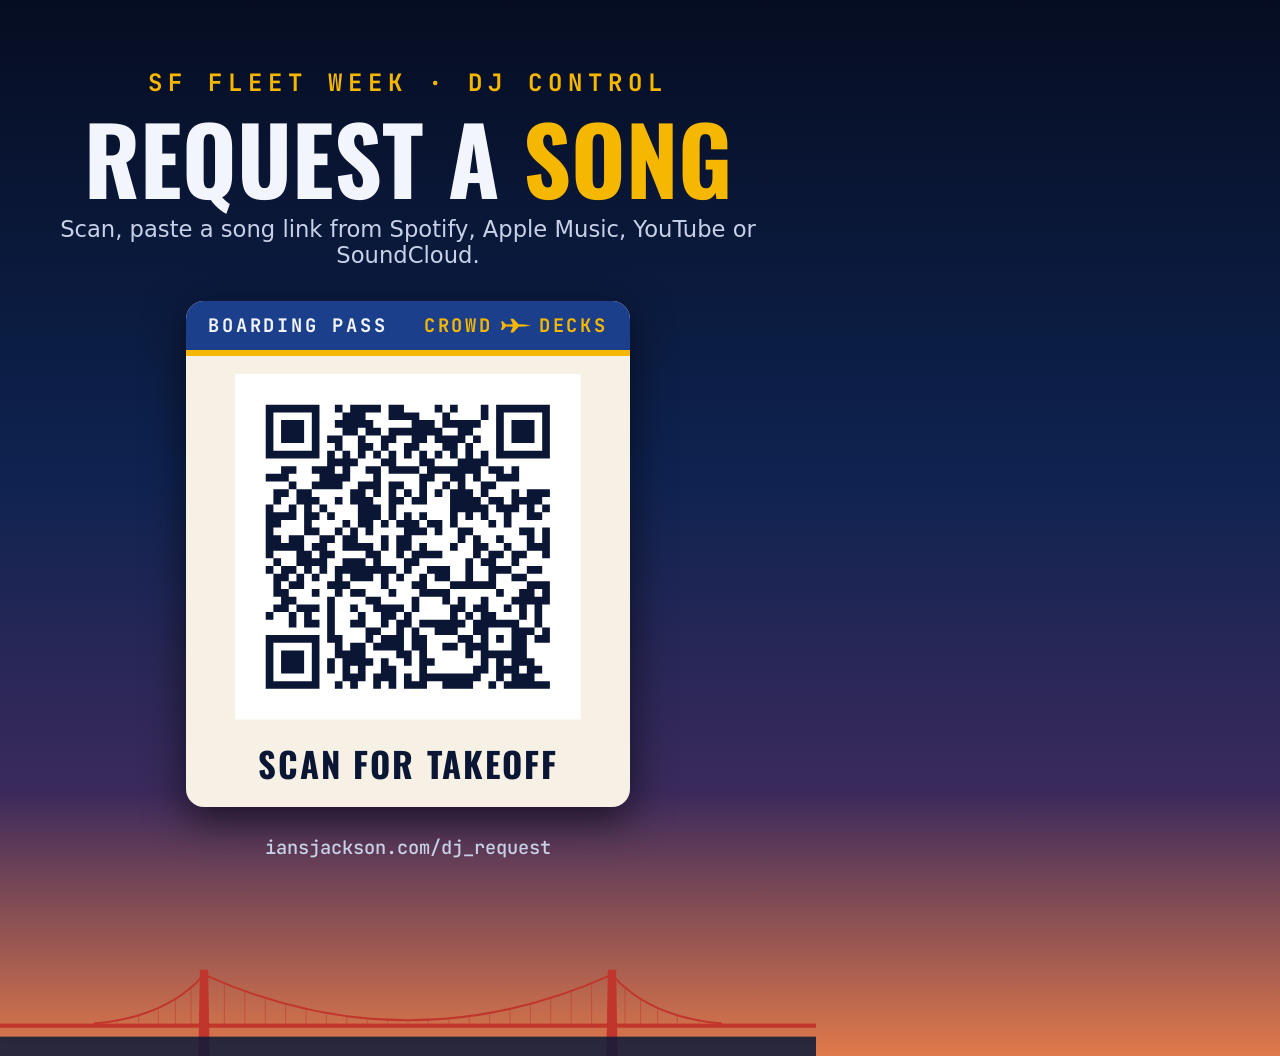
<file: qr/sign.html>
<!doctype html>
<html lang="en"><head><meta charset="utf-8"><title>Request Sign</title>
<link href="https://fonts.googleapis.com/css2?family=Oswald:wght@500;700&family=JetBrains+Mono:wght@500;700&display=swap" rel="stylesheet">
<style>
  @page { size: letter; margin: 0; }
  html, body { margin: 0; }
  body { width: 8.5in; height: 11in; overflow: hidden; position: relative; color: #f2f5fc;
    font-family: system-ui, sans-serif;
    background: linear-gradient(180deg, #060d22 0%, #0e2350 45%, #3b2a5c 75%, #e0794a 100%);
    -webkit-print-color-adjust: exact; print-color-adjust: exact; }
  .content { position: relative; z-index: 1; text-align: center; padding: 0.7in 0.6in 0; }
  .eyebrow { font: 700 18pt 'JetBrains Mono', monospace; letter-spacing: .25em; color: #f5b700; margin: 0; }
  h1 { font: 700 70pt/0.95 Oswald, sans-serif; text-transform: uppercase; margin: .15in 0 0; }
  h1 span { color: #f5b700; }
  .lede { font-size: 17pt; color: #c8d1e8; margin: .15in 0 .35in; }
  .pass { display: inline-block; background: #f6f1e4; border-radius: 18px; overflow: hidden; box-shadow: 0 12px 40px #0009; }
  .pass-head { background: #1b3f8b; border-bottom: 6px solid #f5b700; padding: 12px 22px; display: flex; justify-content: space-between; align-items: center; gap: 36px;
    font: 700 14pt 'JetBrains Mono', monospace; letter-spacing: .15em; text-transform: uppercase; }
  .pass-head .route { color: #f5b700; display: flex; gap: 8px; align-items: center; }
  .pass-head svg { width: 30px; height: 15px; fill: #f5b700; }
  .qr { padding: 18px; display: flex; justify-content: center; }
  .qr svg { display: block; width: 3.6in; height: 3.6in; }
  .cta { font: 700 26pt Oswald, sans-serif; text-transform: uppercase; letter-spacing: .06em; color: #0a1633; padding: 0 0 18px; margin: 0; }
  .url { font: 500 14pt 'JetBrains Mono', monospace; color: #c8d1e8; margin-top: .25in; }
  .bridge { position: absolute; bottom: 0; left: 0; width: 100%; aspect-ratio: 1000/140; }
  .bridge .tower, .bridge .deck { fill: #c0362c; }
  .bridge .cable, .bridge .hangers { fill: none; stroke: #c0362c; }
  .bridge .cable { stroke-width: 2.5; } .bridge .hangers { stroke-width: .8; opacity: .8; }
  .bridge .water { fill: #0b1a3a; opacity: .85; }
</style></head>
<body>
  <svg width="0" height="0" style="position:absolute"><symbol id="jet" viewBox="0 0 48 24"><path d="M48 12 L38 10.4 L28 10 L20 1 L15 1 L19 10 L8 10.4 L3 5 L0 5 L2 12 L0 19 L3 19 L8 13.6 L19 14 L15 23 L20 23 L28 14 L38 13.6 Z"/></symbol></svg>
  <div class="content">
    <p class="eyebrow">SF FLEET WEEK · DJ CONTROL</p>
    <h1>Request a <span>Song</span></h1>
    <p class="lede">Scan, paste a song link from Spotify, Apple Music, YouTube or SoundCloud.</p>
    <div class="pass">
      <div class="pass-head"><span>Boarding pass</span><span class="route">Crowd <svg><use href="#jet"/></svg> Decks</span></div>
      <div class="qr"><svg xmlns="http://www.w3.org/2000/svg" viewBox="0 0 45 45" class="segno"><path fill="#fff" d="M0 0h45v45h-45z"/><path class="qrline" stroke="#0a1633" d="M4 4.5h7m2 0h1m1 0h4m1 0h2m4 0h1m1 0h1m3 0h1m1 0h7m-37 1h1m5 0h1m3 0h3m3 0h4m3 0h1m4 0h1m1 0h1m5 0h1m-37 1h1m1 0h3m1 0h1m2 0h5m5 0h3m1 0h5m2 0h1m1 0h3m1 0h1m-37 1h1m1 0h3m1 0h1m3 0h2m1 0h2m1 0h7m2 0h2m3 0h1m1 0h3m1 0h1m-37 1h1m1 0h3m1 0h1m1 0h2m2 0h1m2 0h2m2 0h2m1 0h4m1 0h1m2 0h1m1 0h3m1 0h1m-37 1h1m5 0h1m2 0h1m2 0h2m1 0h1m2 0h2m3 0h2m1 0h1m3 0h1m5 0h1m-37 1h7m1 0h1m1 0h1m1 0h1m1 0h1m1 0h1m1 0h1m1 0h1m1 0h1m1 0h1m1 0h1m1 0h1m1 0h7m-29 1h4m3 0h2m3 0h2m3 0h4m-27 1h2m2 0h3m1 0h1m2 0h2m1 0h4m1 0h7m1 0h2m1 0h1m-33 1h3m4 0h4m3 0h1m5 0h2m2 0h2m1 0h1m2 0h3m-30 1h1m2 0h4m2 0h3m1 0h2m2 0h1m2 0h1m1 0h1m2 0h2m-29 1h2m1 0h2m5 0h2m1 0h1m1 0h1m1 0h1m1 0h1m1 0h1m1 0h3m1 0h1m3 0h1m1 0h3m-36 1h1m2 0h3m2 0h1m1 0h3m2 0h2m1 0h2m3 0h4m1 0h2m1 0h4m-36 1h1m2 0h1m1 0h1m1 0h1m4 0h3m1 0h1m7 0h5m1 0h3m1 0h1m1 0h1m-37 1h4m1 0h2m1 0h1m3 0h3m1 0h1m1 0h1m1 0h1m3 0h1m1 0h1m1 0h1m2 0h1m2 0h2m-36 1h2m3 0h1m4 0h1m1 0h2m1 0h1m1 0h3m1 0h2m1 0h1m4 0h1m1 0h1m-32 1h1m4 0h2m2 0h1m1 0h1m1 0h1m4 0h3m1 0h1m2 0h2m6 0h2m1 0h1m-37 1h2m1 0h2m2 0h2m1 0h2m3 0h1m1 0h2m6 0h1m1 0h1m2 0h1m3 0h1m1 0h1m-37 1h5m1 0h2m2 0h4m1 0h1m1 0h2m1 0h1m3 0h1m2 0h2m2 0h1m2 0h3m-37 1h1m3 0h2m1 0h2m4 0h2m2 0h1m1 0h4m4 0h1m1 0h2m1 0h2m2 0h1m-36 1h1m2 0h4m2 0h3m1 0h1m3 0h2m6 0h1m1 0h2m2 0h1m-33 1h1m1 0h2m1 0h1m1 0h1m1 0h8m1 0h1m2 0h3m2 0h1m2 0h3m2 0h2m-35 1h2m1 0h1m1 0h1m2 0h1m1 0h3m1 0h1m1 0h1m2 0h1m1 0h2m2 0h1m2 0h1m2 0h2m-33 1h1m1 0h2m3 0h3m4 0h1m3 0h2m3 0h6m4 0h3m-36 1h2m3 0h1m2 0h1m1 0h2m3 0h1m3 0h4m6 0h1m2 0h2m1 0h1m-35 1h2m4 0h1m4 0h2m4 0h1m3 0h1m1 0h1m2 0h1m3 0h5m-36 1h2m1 0h3m1 0h1m2 0h1m2 0h4m1 0h1m4 0h2m1 0h2m2 0h1m1 0h1m1 0h1m-36 1h1m2 0h1m1 0h1m2 0h1m3 0h1m2 0h2m1 0h1m5 0h1m1 0h1m1 0h2m3 0h1m1 0h1m-33 1h1m1 0h2m1 0h1m2 0h2m2 0h1m1 0h2m1 0h6m1 0h6m2 0h1m-28 1h1m4 0h2m2 0h1m1 0h1m2 0h3m2 0h2m3 0h3m1 0h1m-37 1h7m1 0h2m3 0h1m1 0h3m1 0h2m4 0h2m1 0h1m1 0h1m1 0h2m1 0h2m-37 1h1m5 0h1m2 0h1m1 0h2m1 0h4m1 0h2m2 0h2m1 0h3m3 0h2m-34 1h1m1 0h3m1 0h1m2 0h4m4 0h2m1 0h1m5 0h1m1 0h6m-34 1h1m1 0h3m1 0h1m1 0h1m1 0h4m1 0h1m2 0h1m1 0h2m6 0h1m1 0h1m1 0h3m-35 1h1m1 0h3m1 0h1m1 0h1m1 0h1m1 0h1m2 0h2m3 0h1m6 0h2m1 0h3m1 0h2m-36 1h1m5 0h1m3 0h3m1 0h3m1 0h1m1 0h8m2 0h1m1 0h3m-35 1h7m2 0h1m1 0h1m2 0h1m1 0h1m1 0h3m2 0h4m2 0h1m1 0h6"/></svg></div>
      <p class="cta">Scan for takeoff</p>
    </div>
    <p class="url">iansjackson.com/dj_request</p>
  </div>
  <svg class="bridge" viewBox="0 0 1000 140" preserveAspectRatio="xMidYMax meet">
      <path class="hangers" d="M144 96V100 M170 90V100 M194 81V100 M215 70V100 M234 56V100 M275 51V100 M300 60V100 M325 69V100 M350 76V100 M375 82V100 M400 87V100 M425 91V100 M450 94V100 M475 95V100 M500 96V100 M525 95V100 M550 94V100 M575 91V100 M600 87V100 M625 82V100 M650 76V100 M675 69V100 M700 60V100 M725 51V100 M766 56V100 M785 70V100 M806 81V100 M830 90V100 M856 96V100"/>
      <path class="cable" d="M115 100 Q205 92 250 40 Q500 152 750 40 Q795 92 885 100"/>
      <path class="tower" d="M243 140 L245 34 L255 34 L257 140 Z"/>
      <path class="tower" d="M743 140 L745 34 L755 34 L757 140 Z"/>
      <rect class="deck" x="0" y="100" width="1000" height="5"/>
      <rect class="water" x="0" y="116" width="1000" height="24"/>
    </svg>
</body></html>
</file>
